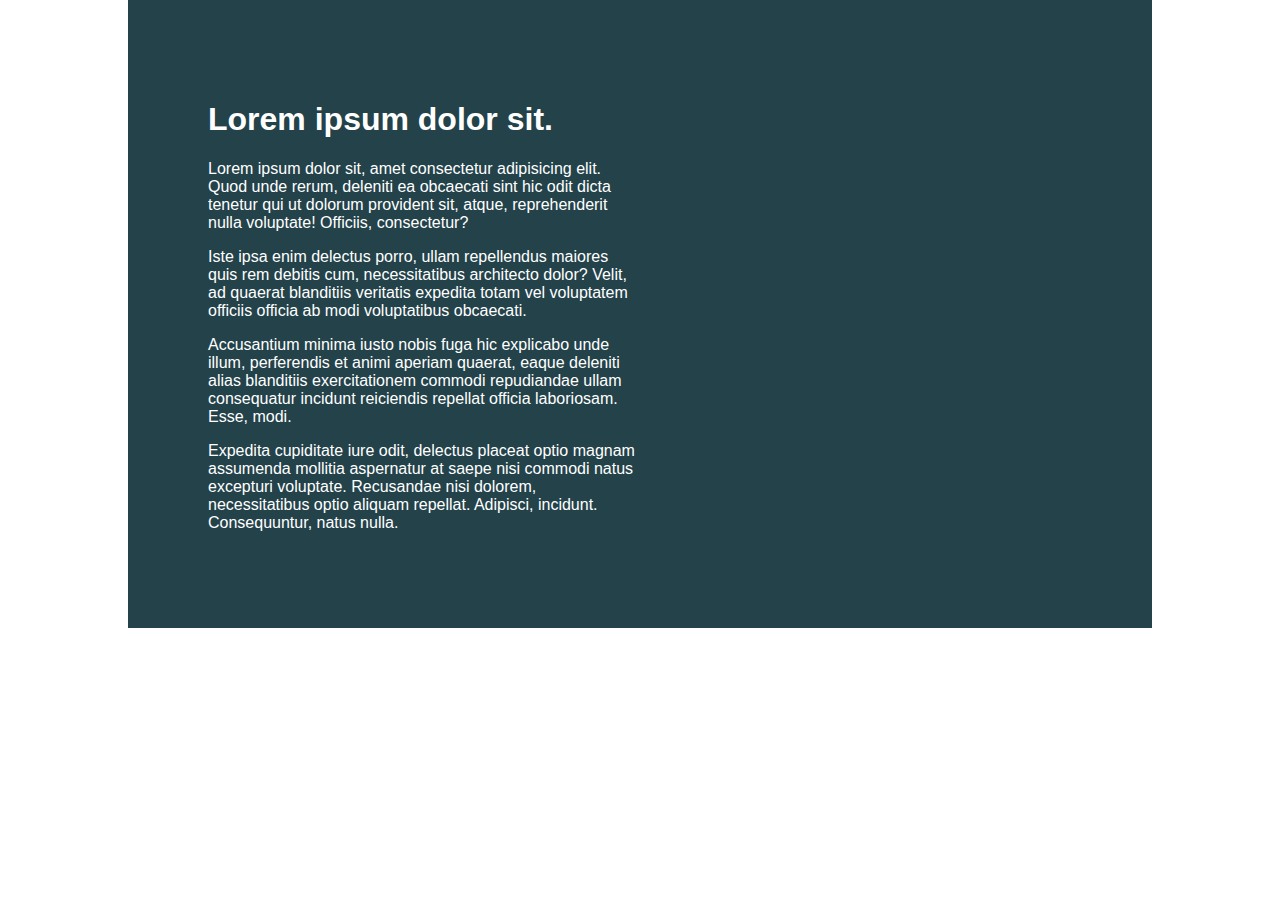
<file: Day 1/index.html>
<!DOCTYPE html>
<html lang="en">

<head>
    <meta charset="UTF-8">
    <meta name="viewport" content="width=device-width, initial-scale=1.0">
    <title>Day 01</title>

    <link rel="stylesheet" href="style.css">
</head>

<body>
    <div class="container">
        <div class="intro-content">
            <h1>Lorem ipsum dolor sit.</h1>
            <p>Lorem ipsum dolor sit, amet consectetur adipisicing elit. Quod unde rerum, deleniti ea obcaecati sint hic
                odit dicta tenetur qui ut dolorum provident sit, atque, reprehenderit nulla voluptate! Officiis,
                consectetur?</p>
            <p>Iste ipsa enim delectus porro, ullam repellendus maiores quis rem debitis cum, necessitatibus architecto
                dolor? Velit, ad quaerat blanditiis veritatis expedita totam vel voluptatem officiis officia ab modi
                voluptatibus obcaecati.</p>
            <p>Accusantium minima iusto nobis fuga hic explicabo unde illum, perferendis et animi aperiam quaerat, eaque
                deleniti alias blanditiis exercitationem commodi repudiandae ullam consequatur incidunt reiciendis
                repellat officia laboriosam. Esse, modi.</p>
            <p>Expedita cupiditate iure odit, delectus placeat optio magnam assumenda mollitia aspernatur at saepe nisi
                commodi natus excepturi voluptate. Recusandae nisi dolorem, necessitatibus optio aliquam repellat.
                Adipisci, incidunt. Consequuntur, natus nulla.</p>
        </div>
    </div>
</body>

</html>
</file>
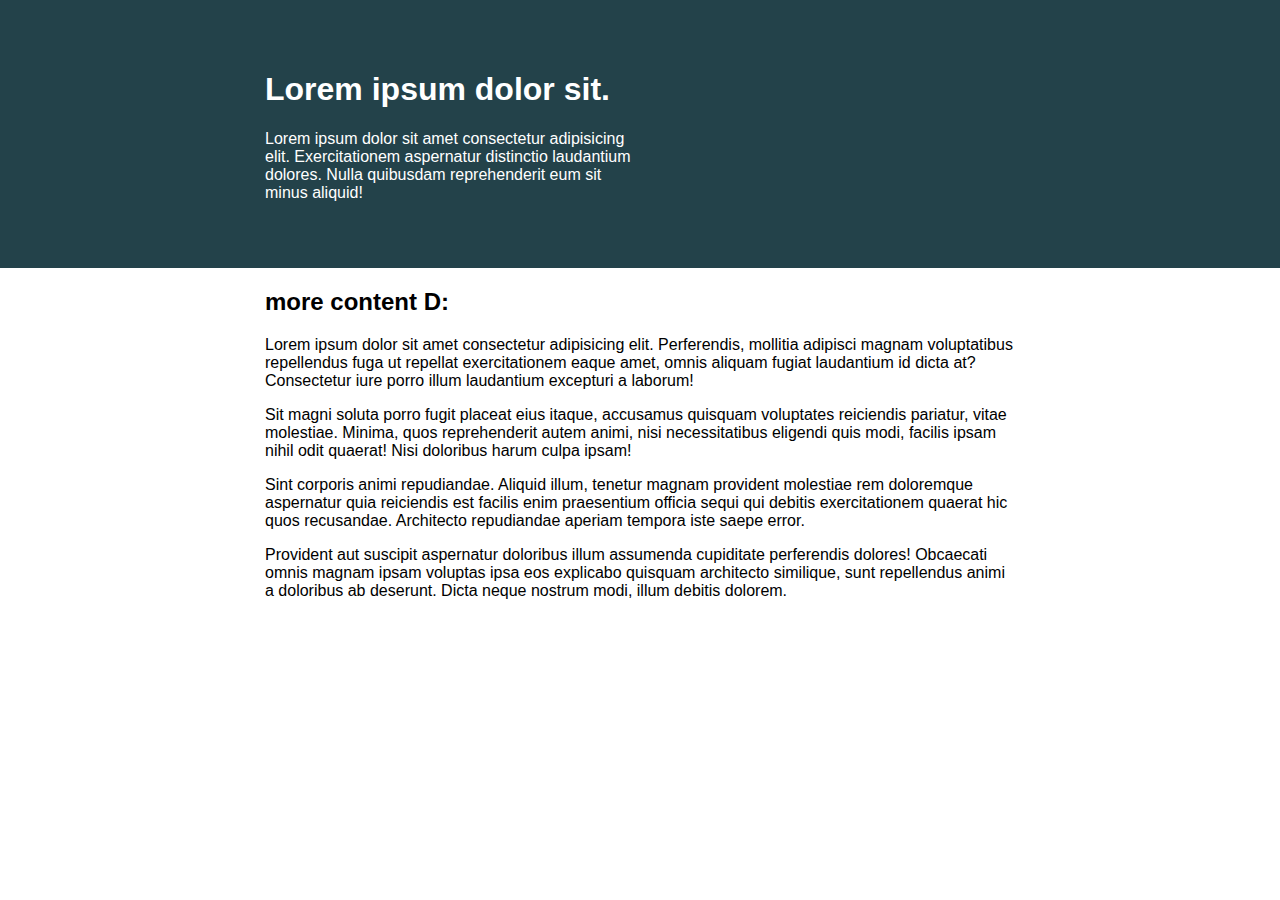
<file: Week 1/Challenge 2/index.html>
<!DOCTYPE html>
<html lang="en">
	<head>
		<meta charset="UTF-8" />
		<meta name="viewport" content="width=device-width, initial-scale=1.0" />
		<title>Day 01</title>

		<link rel="stylesheet" href="style.css" />
	</head>
	<body>
		<div class="intro">
			<div class="container">
				<div class="intro-content">
					<h1>Lorem ipsum dolor sit.</h1>
					<p>
						Lorem ipsum dolor sit amet consectetur adipisicing elit. Exercitationem aspernatur
						distinctio laudantium dolores. Nulla quibusdam reprehenderit eum sit minus aliquid!
					</p>
				</div>
			</div>
		</div>

		<div class="container">
			<h2>more content D:</h2>
			<p>
				Lorem ipsum dolor sit amet consectetur adipisicing elit. Perferendis, mollitia adipisci
				magnam voluptatibus repellendus fuga ut repellat exercitationem eaque amet, omnis aliquam
				fugiat laudantium id dicta at? Consectetur iure porro illum laudantium excepturi a laborum!
			</p>
			<p>
				Sit magni soluta porro fugit placeat eius itaque, accusamus quisquam voluptates reiciendis
				pariatur, vitae molestiae. Minima, quos reprehenderit autem animi, nisi necessitatibus
				eligendi quis modi, facilis ipsam nihil odit quaerat! Nisi doloribus harum culpa ipsam!
			</p>
			<p>
				Sint corporis animi repudiandae. Aliquid illum, tenetur magnam provident molestiae rem
				doloremque aspernatur quia reiciendis est facilis enim praesentium officia sequi qui debitis
				exercitationem quaerat hic quos recusandae. Architecto repudiandae aperiam tempora iste
				saepe error.
			</p>
			<p>
				Provident aut suscipit aspernatur doloribus illum assumenda cupiditate perferendis dolores!
				Obcaecati omnis magnam ipsam voluptas ipsa eos explicabo quisquam architecto similique, sunt
				repellendus animi a doloribus ab deserunt. Dicta neque nostrum modi, illum debitis dolorem.
			</p>
		</div>
	</body>
</html>
</file>
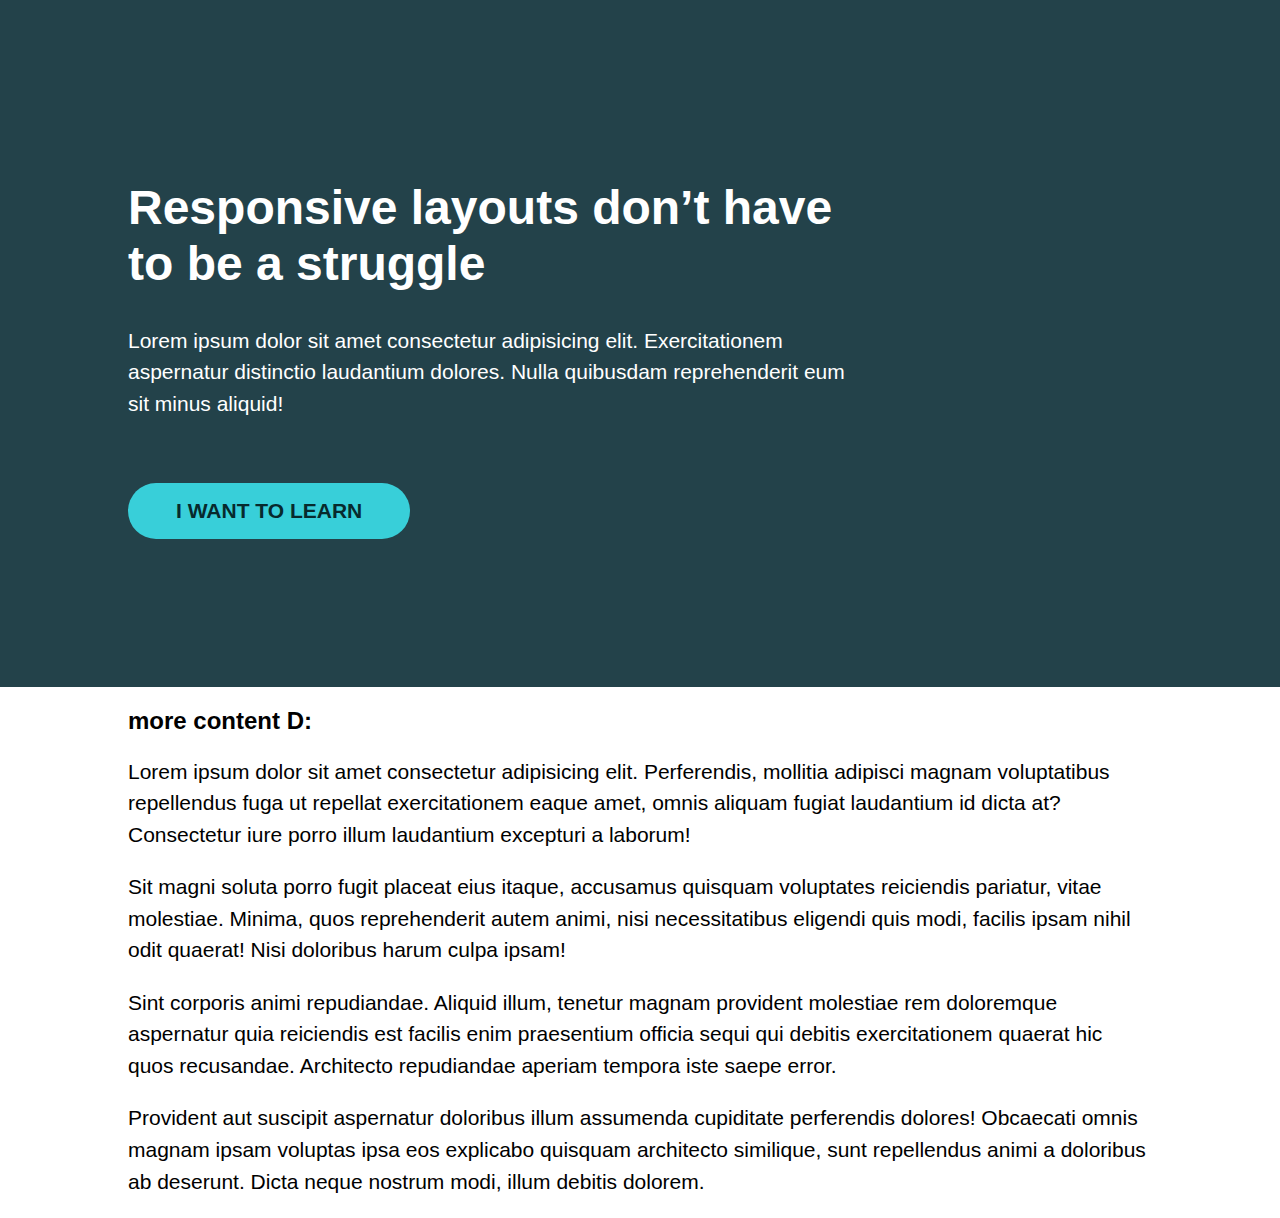
<file: Week 1/Final Challenge/index.html>
<!DOCTYPE html>
<html lang="en">
	<head>
		<meta charset="UTF-8" />
		<meta name="viewport" content="width=device-width, initial-scale=1.0" />
		<title>Day 01</title>

		<link rel="stylesheet" href="style.css" />
	</head>
	<body>
		<div class="intro">
			<div class="container">
				<div class="intro-content">
					<h1>Responsive layouts don’t have to be a struggle</h1>
					<p>
						Lorem ipsum dolor sit amet consectetur adipisicing elit. Exercitationem aspernatur
						distinctio laudantium dolores. Nulla quibusdam reprehenderit eum sit minus aliquid!
					</p>
					<a class="btn">I WANT TO LEARN</a>
				</div>
			</div>
		</div>

		<div class="container">
			<h2>more content D:</h2>
			<p>
				Lorem ipsum dolor sit amet consectetur adipisicing elit. Perferendis, mollitia adipisci
				magnam voluptatibus repellendus fuga ut repellat exercitationem eaque amet, omnis aliquam
				fugiat laudantium id dicta at? Consectetur iure porro illum laudantium excepturi a laborum!
			</p>
			<p>
				Sit magni soluta porro fugit placeat eius itaque, accusamus quisquam voluptates reiciendis
				pariatur, vitae molestiae. Minima, quos reprehenderit autem animi, nisi necessitatibus
				eligendi quis modi, facilis ipsam nihil odit quaerat! Nisi doloribus harum culpa ipsam!
			</p>
			<p>
				Sint corporis animi repudiandae. Aliquid illum, tenetur magnam provident molestiae rem
				doloremque aspernatur quia reiciendis est facilis enim praesentium officia sequi qui debitis
				exercitationem quaerat hic quos recusandae. Architecto repudiandae aperiam tempora iste
				saepe error.
			</p>
			<p>
				Provident aut suscipit aspernatur doloribus illum assumenda cupiditate perferendis dolores!
				Obcaecati omnis magnam ipsam voluptas ipsa eos explicabo quisquam architecto similique, sunt
				repellendus animi a doloribus ab deserunt. Dicta neque nostrum modi, illum debitis dolorem.
			</p>
		</div>
	</body>
</html>
</file>
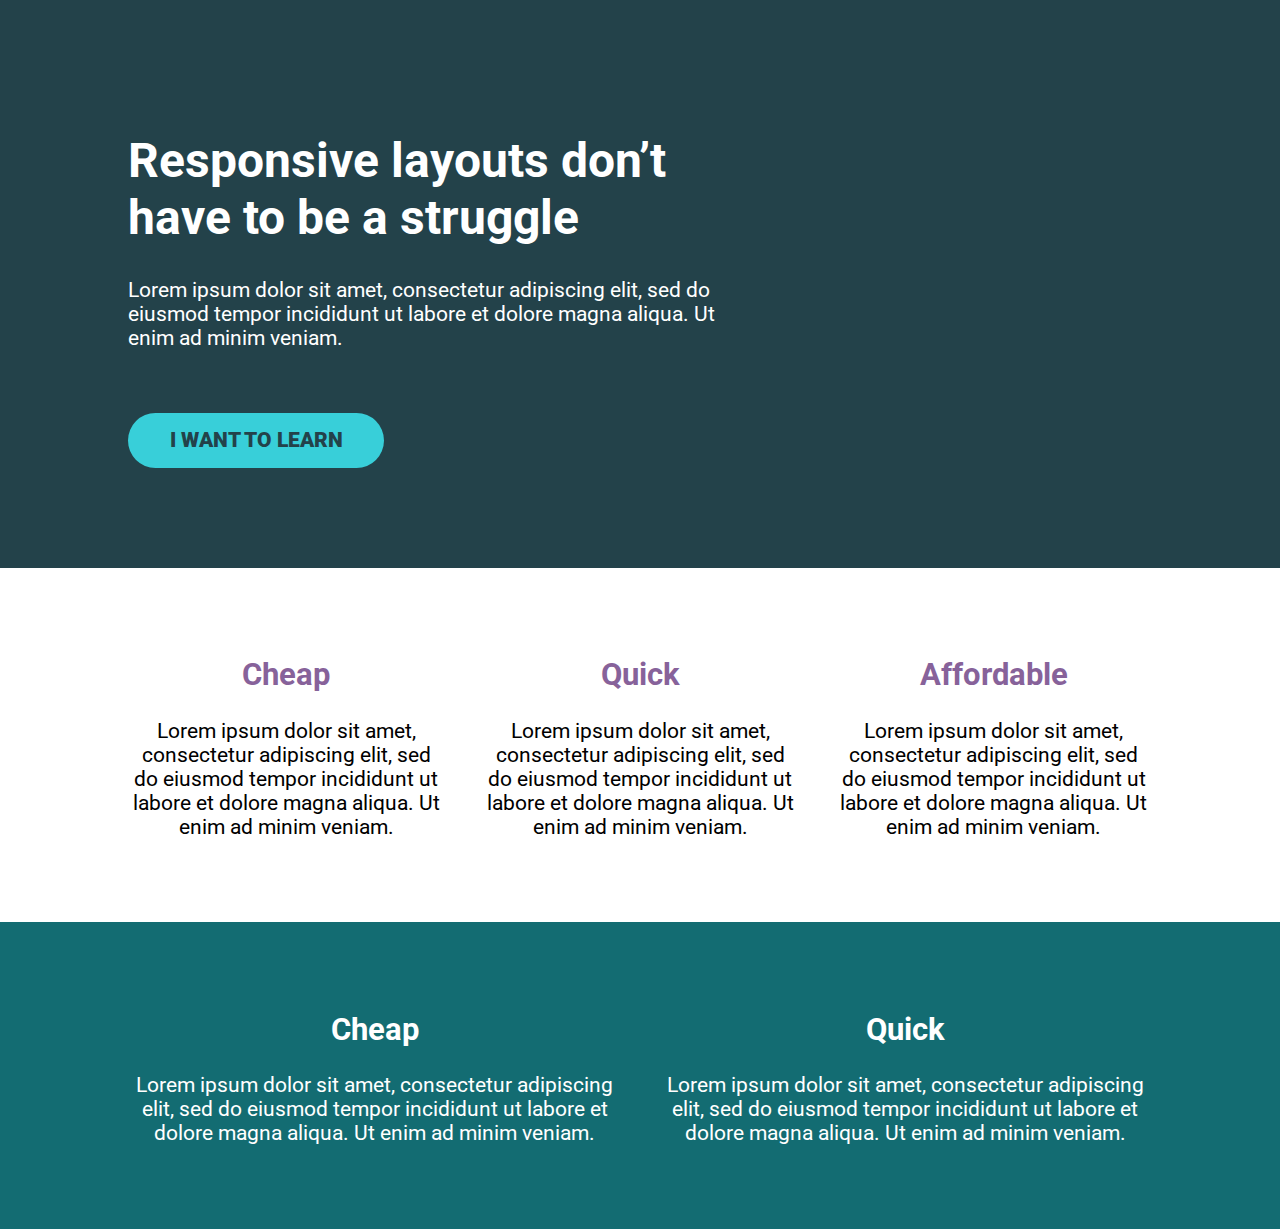
<file: Week 2/02-3 - challenge start/index.html>
<!DOCTYPE html>
<html lang="en">
	<head>
		<meta charset="UTF-8" />
		<meta name="viewport" content="width=device-width, initial-scale=1.0" />
		<title>Challenge time!</title>
		<link
			href="https://fonts.googleapis.com/css2?family=Roboto:wght@400;900&display=swap"
			rel="stylesheet"
		/>
		<link rel="stylesheet" href="style.css" />
	</head>
	<body>
		<div class="hero">
			<div class="container">
				<div class="hero__text">
					<h1>Responsive layouts don’t have to be a struggle</h1>
					<p>
						Lorem ipsum dolor sit amet, consectetur adipiscing elit, sed do eiusmod tempor
						incididunt ut labore et dolore magna aliqua. Ut enim ad minim veniam.
					</p>
					<a href="#" class="btn">I want to learn</a>
				</div>
			</div>
		</div>

		<section class="col-3">
			<div class="container">
				<div class="row">
					<div class="col">
						<h2>Cheap</h2>
						<p>
							Lorem ipsum dolor sit amet, consectetur adipiscing elit, sed do eiusmod tempor
							incididunt ut labore et dolore magna aliqua. Ut enim ad minim veniam.
						</p>
					</div>
					<div class="col">
						<h2>Quick</h2>
						<p>
							Lorem ipsum dolor sit amet, consectetur adipiscing elit, sed do eiusmod tempor
							incididunt ut labore et dolore magna aliqua. Ut enim ad minim veniam.
						</p>
					</div>
					<div class="col">
						<h2>Affordable</h2>
						<p>
							Lorem ipsum dolor sit amet, consectetur adipiscing elit, sed do eiusmod tempor
							incididunt ut labore et dolore magna aliqua. Ut enim ad minim veniam.
						</p>
					</div>
				</div>
			</div>
		</section>

		<section class="col-2">
			<div class="container">
				<div class="row">
					<div class="col">
						<h2>Cheap</h2>
						<p>
							Lorem ipsum dolor sit amet, consectetur adipiscing elit, sed do eiusmod tempor
							incididunt ut labore et dolore magna aliqua. Ut enim ad minim veniam.
						</p>
					</div>
					<div class="col">
						<h2>Quick</h2>
						<p>
							Lorem ipsum dolor sit amet, consectetur adipiscing elit, sed do eiusmod tempor
							incididunt ut labore et dolore magna aliqua. Ut enim ad minim veniam.
						</p>
					</div>
				</div>
			</div>
		</section>
	</body>
</html>
</file>
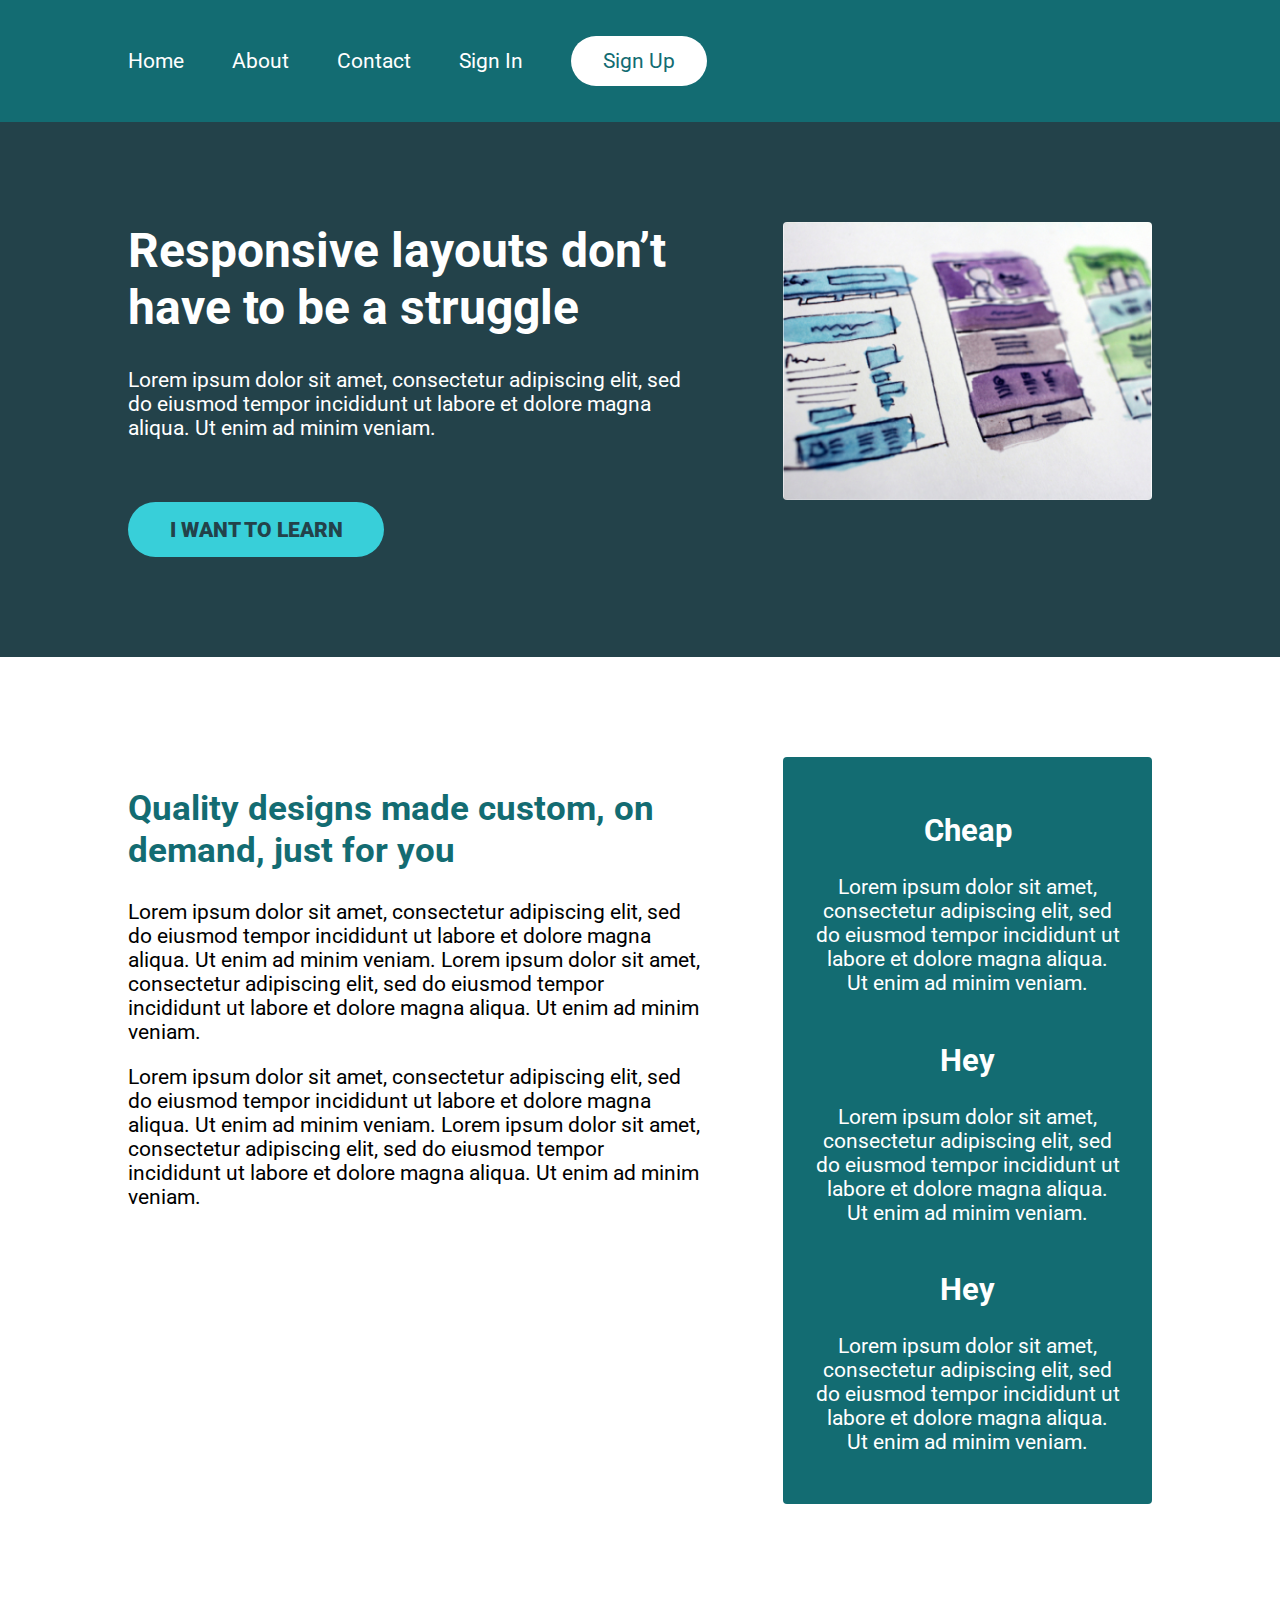
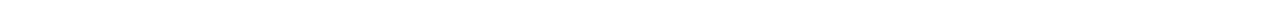
<file: Week 2/02-6 - challenge 2/index.html>
<!DOCTYPE html>
<html lang="en">
	<head>
		<meta charset="UTF-8" />
		<meta name="viewport" content="width=device-width, initial-scale=1.0" />
		<title>Conquering Rsponsive Layouts</title>
		<link
			href="https://fonts.googleapis.com/css2?family=Roboto:wght@400;900&display=swap"
			rel="stylesheet"
		/>
		<link rel="stylesheet" href="style.css" />
	</head>
	<body>
		<nav class="nav">
			<div class="container">
				<ul class="row">
					<li class="list"><a href="#" class="link">Home</a></li>
					<li class="list"><a href="#" class="link">About</a></li>
					<li class="list"><a href="#" class="link">Contact</a></li>
					<li class="list"><a href="#" class="link">Sign In</a></li>
					<li class="list"><a href="#" class="link cta">Sign Up</a></li>
				</ul>
			</div>
		</nav>

		<div class="hero">
			<div class="container row">
				<div class="hero__text">
					<h1>Responsive layouts don’t have to be a struggle</h1>
					<p>
						Lorem ipsum dolor sit amet, consectetur adipiscing elit, sed do eiusmod tempor
						incididunt ut labore et dolore magna aliqua. Ut enim ad minim veniam.
					</p>
					<a href="#" class="btn">I want to learn</a>
				</div>
				<div class="hero__img">
					<img src="img/hero-img.jpg" alt="hero image" />
				</div>
			</div>
		</div>

		<main class="content">
			<div class="container row">
				<div class="left-content col">
					<h2>Quality designs made custom, on demand, just for you</h2>
					<p>
						Lorem ipsum dolor sit amet, consectetur adipiscing elit, sed do eiusmod tempor
						incididunt ut labore et dolore magna aliqua. Ut enim ad minim veniam. Lorem ipsum dolor
						sit amet, consectetur adipiscing elit, sed do eiusmod tempor incididunt ut labore et
						dolore magna aliqua. Ut enim ad minim veniam.
					</p>
					<p>
						Lorem ipsum dolor sit amet, consectetur adipiscing elit, sed do eiusmod tempor
						incididunt ut labore et dolore magna aliqua. Ut enim ad minim veniam. Lorem ipsum dolor
						sit amet, consectetur adipiscing elit, sed do eiusmod tempor incididunt ut labore et
						dolore magna aliqua. Ut enim ad minim veniam.
					</p>
				</div>

				<aside class="right-content col row fd-col">
					<div class="col-item">
						<h2>Cheap</h2>
						<p>
							Lorem ipsum dolor sit amet, consectetur adipiscing elit, sed do eiusmod tempor
							incididunt ut labore et dolore magna aliqua. Ut enim ad minim veniam.
						</p>
					</div>
					<div class="col-item">
						<h2>Hey</h2>
						<p>
							Lorem ipsum dolor sit amet, consectetur adipiscing elit, sed do eiusmod tempor
							incididunt ut labore et dolore magna aliqua. Ut enim ad minim veniam.
						</p>
					</div>
					<div class="col-item">
						<h2>Hey</h2>
						<p>
							Lorem ipsum dolor sit amet, consectetur adipiscing elit, sed do eiusmod tempor
							incididunt ut labore et dolore magna aliqua. Ut enim ad minim veniam.
						</p>
					</div>
				</aside>
			</div>
		</main>
	</body>
</html>
</file>
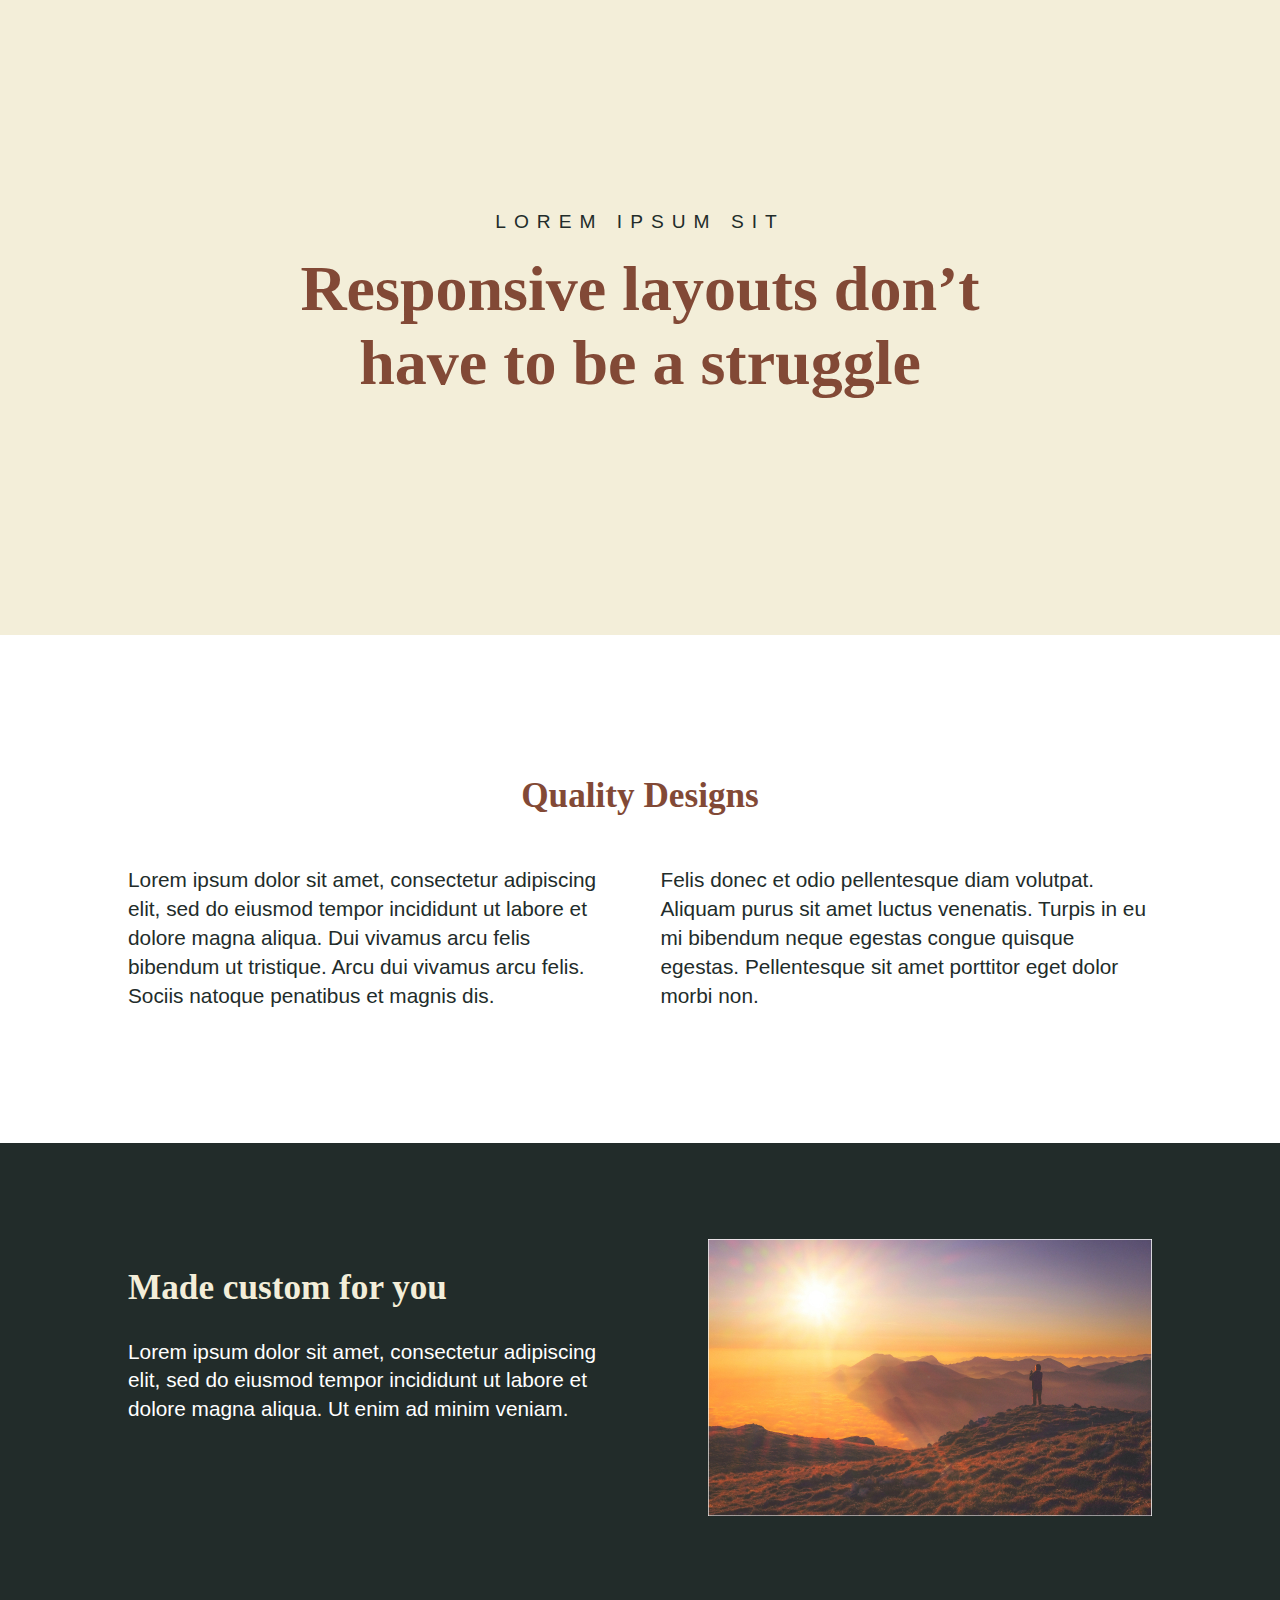
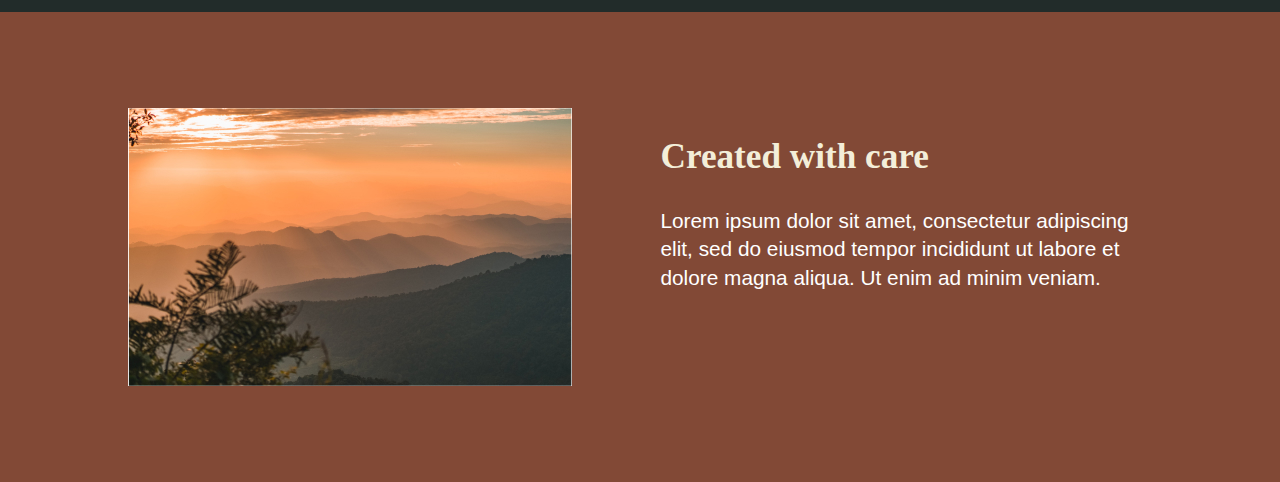
<file: Week 2/flexbox-challenge-4/index.html>
<!DOCTYPE html>
<html lang="en">
	<head>
		<meta charset="UTF-8" />
		<meta http-equiv="X-UA-Compatible" content="IE=edge" />
		<meta name="viewport" content="width=device-width, initial-scale=1.0" />
		<link rel="stylesheet" href="style.css" />
		<title>Flexbox Challenge</title>
	</head>
	<body>
		<!-- HERO -->
		<div class="hero">
			<div class="container d-flex fd-col t-center">
				<h3 class="head3">LOREM IPSUM SIT</h3>
				<h1 class="title">
					Responsive layouts don’t<br />
					have to be a struggle
				</h1>
			</div>
		</div>

		<!-- MAIN -->
		<main class="main">
			<div class="container d-flex fd-col t-center">
				<h2 class="head2">Quality Designs</h2>
				<div class="d-flex space-between main-content">
					<p class="text-content">
						Lorem ipsum dolor sit amet, consectetur adipiscing elit, sed do eiusmod tempor
						incididunt ut labore et dolore magna aliqua. Dui vivamus arcu felis bibendum ut
						tristique. Arcu dui vivamus arcu felis. Sociis natoque penatibus et magnis dis.
					</p>
					<p class="text-content">
						Felis donec et odio pellentesque diam volutpat. Aliquam purus sit amet luctus venenatis.
						Turpis in eu mi bibendum neque egestas congue quisque egestas. Pellentesque sit amet
						porttitor eget dolor morbi non.
					</p>
				</div>
			</div>
		</main>

		<!-- Features -->
		<div class="feature f-content1">
			<div class="container d-flex space-between al-start">
				<div class="f-text">
					<h2 class="head2">Made custom for you</h2>
					<p>
						Lorem ipsum dolor sit amet, consectetur adipiscing elit, sed do eiusmod tempor
						incididunt ut labore et dolore magna aliqua. Ut enim ad minim veniam.
					</p>
				</div>
				<img src="image-01.jpg" alt="image feature" />
			</div>
		</div>

		<!-- F-2 -->
		<div class="feature f-content2">
			<div class="container d-flex space-between al-start">
				<img src="image-02.jpg" alt="image feature" />
				<div class="f-text">
					<h2 class="head2">Created with care</h2>
					<p>
						Lorem ipsum dolor sit amet, consectetur adipiscing elit, sed do eiusmod tempor
						incididunt ut labore et dolore magna aliqua. Ut enim ad minim veniam.
					</p>
				</div>
			</div>
		</div>
	</body>
</html>
</file>
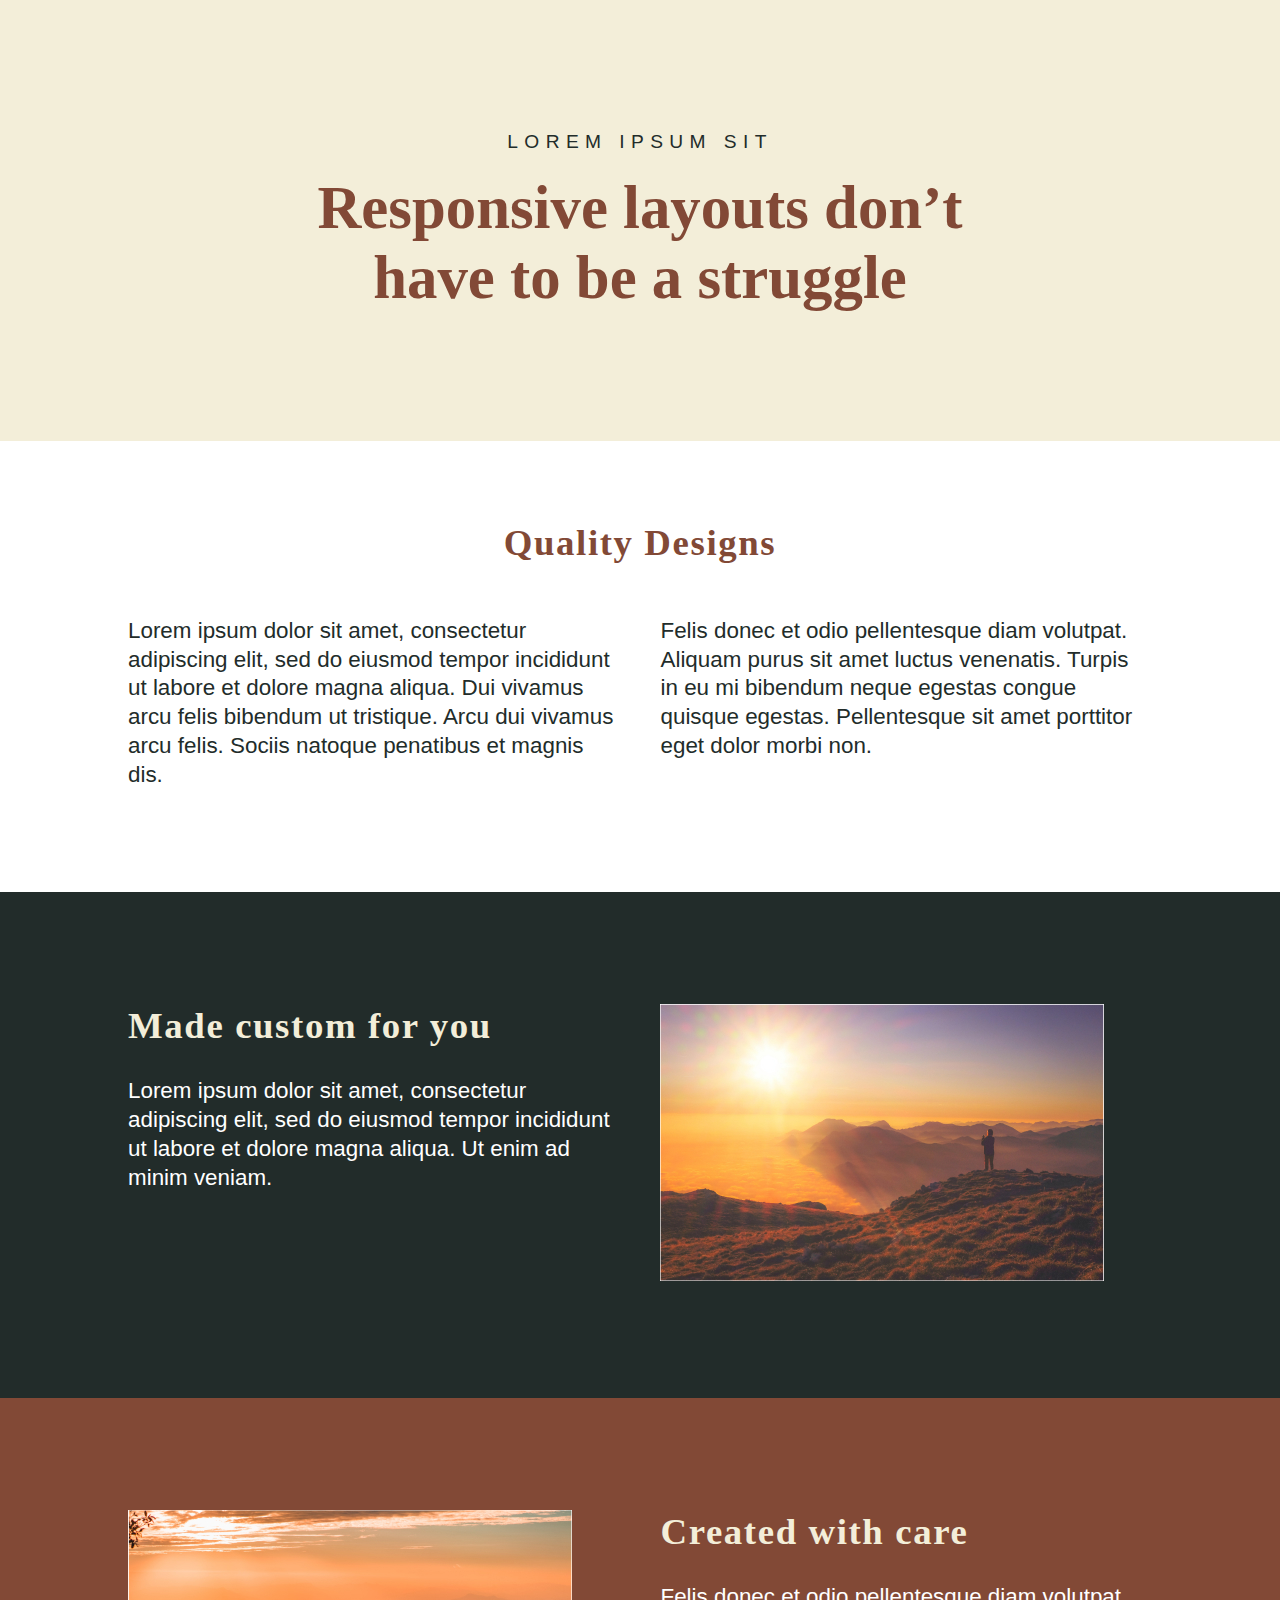
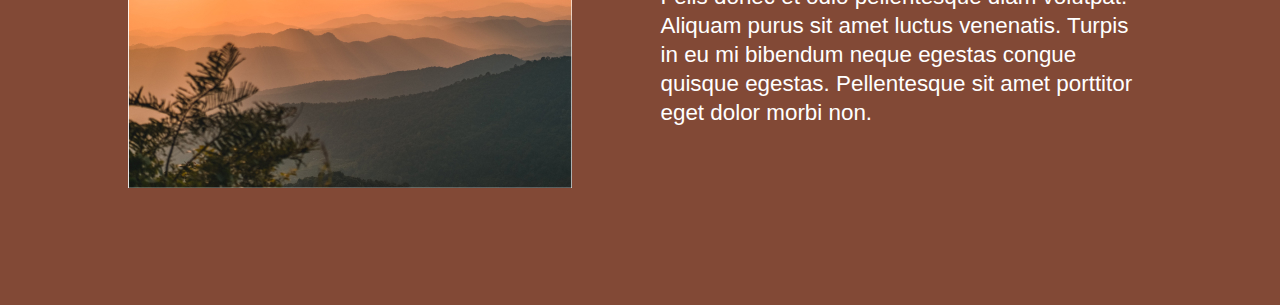
<file: Week 2/html-finished/index.html>
<!DOCTYPE html>
<html lang="en">
	<head>
		<meta charset="UTF-8" />
		<meta name="viewport" content="width=device-width, initial-scale=1.0" />
		<title>Conquering Responsive Layouts</title>
		<link rel="stylesheet" href="style.css" />
	</head>
	<body>
		<!-- INTRO -->
		<section class="intro">
			<div class="container">
				<p class="intro__text">lorem ipsum sit</p>
				<h1 class="intro__title">Responsive layouts don’t <span>have to be a struggle</span></h1>
			</div>
		</section>

		<!-- SECTION 2 -->
		<section class="section-two">
			<div class="container">
				<h2 class="section-title section-title--dark">Quality Designs</h2>
				<div class="row">
					<div class="col">
						<p class="text-dark">
							Lorem ipsum dolor sit amet, consectetur adipiscing elit, sed do eiusmod tempor
							incididunt ut labore et dolore magna aliqua. Dui vivamus arcu felis bibendum ut
							tristique. Arcu dui vivamus arcu felis. Sociis natoque penatibus et magnis dis.
						</p>
					</div>
					<div class="col">
						<p class="text-dark">
							Felis donec et odio pellentesque diam volutpat. Aliquam purus sit amet luctus
							venenatis. Turpis in eu mi bibendum neque egestas congue quisque egestas. Pellentesque
							sit amet porttitor eget dolor morbi non.
						</p>
					</div>
				</div>
			</div>
		</section>

		<!-- SECTION 3 -->
		<section class="section s-three">
			<div class="container row">
				<div class="col">
					<img src="img/image-01.jpg" alt="a sunset over a mountain range" />
				</div>
				<div class="col">
					<h2 class="section-title">Made custom for you</h2>
					<p>
						Lorem ipsum dolor sit amet, consectetur adipiscing elit, sed do eiusmod tempor
						incididunt ut labore et dolore magna aliqua. Ut enim ad minim veniam.
					</p>
				</div>
			</div>
		</section>

		<!-- SECTION 4 -->
		<section class="section s-four">
			<div class="container row">
				<div class="col">
					<img
						src="img/image-02.jpg"
						alt="a sunset over a mountain range with tree branches in the foreground"
					/>
				</div>
				<div class="col">
					<h2 class="section-title">Created with care</h2>
					<p>
						Felis donec et odio pellentesque diam volutpat. Aliquam purus sit amet luctus venenatis.
						Turpis in eu mi bibendum neque egestas congue quisque egestas. Pellentesque sit amet
						porttitor eget dolor morbi non.
					</p>
				</div>
			</div>
		</section>
	</body>
</html>
</file>
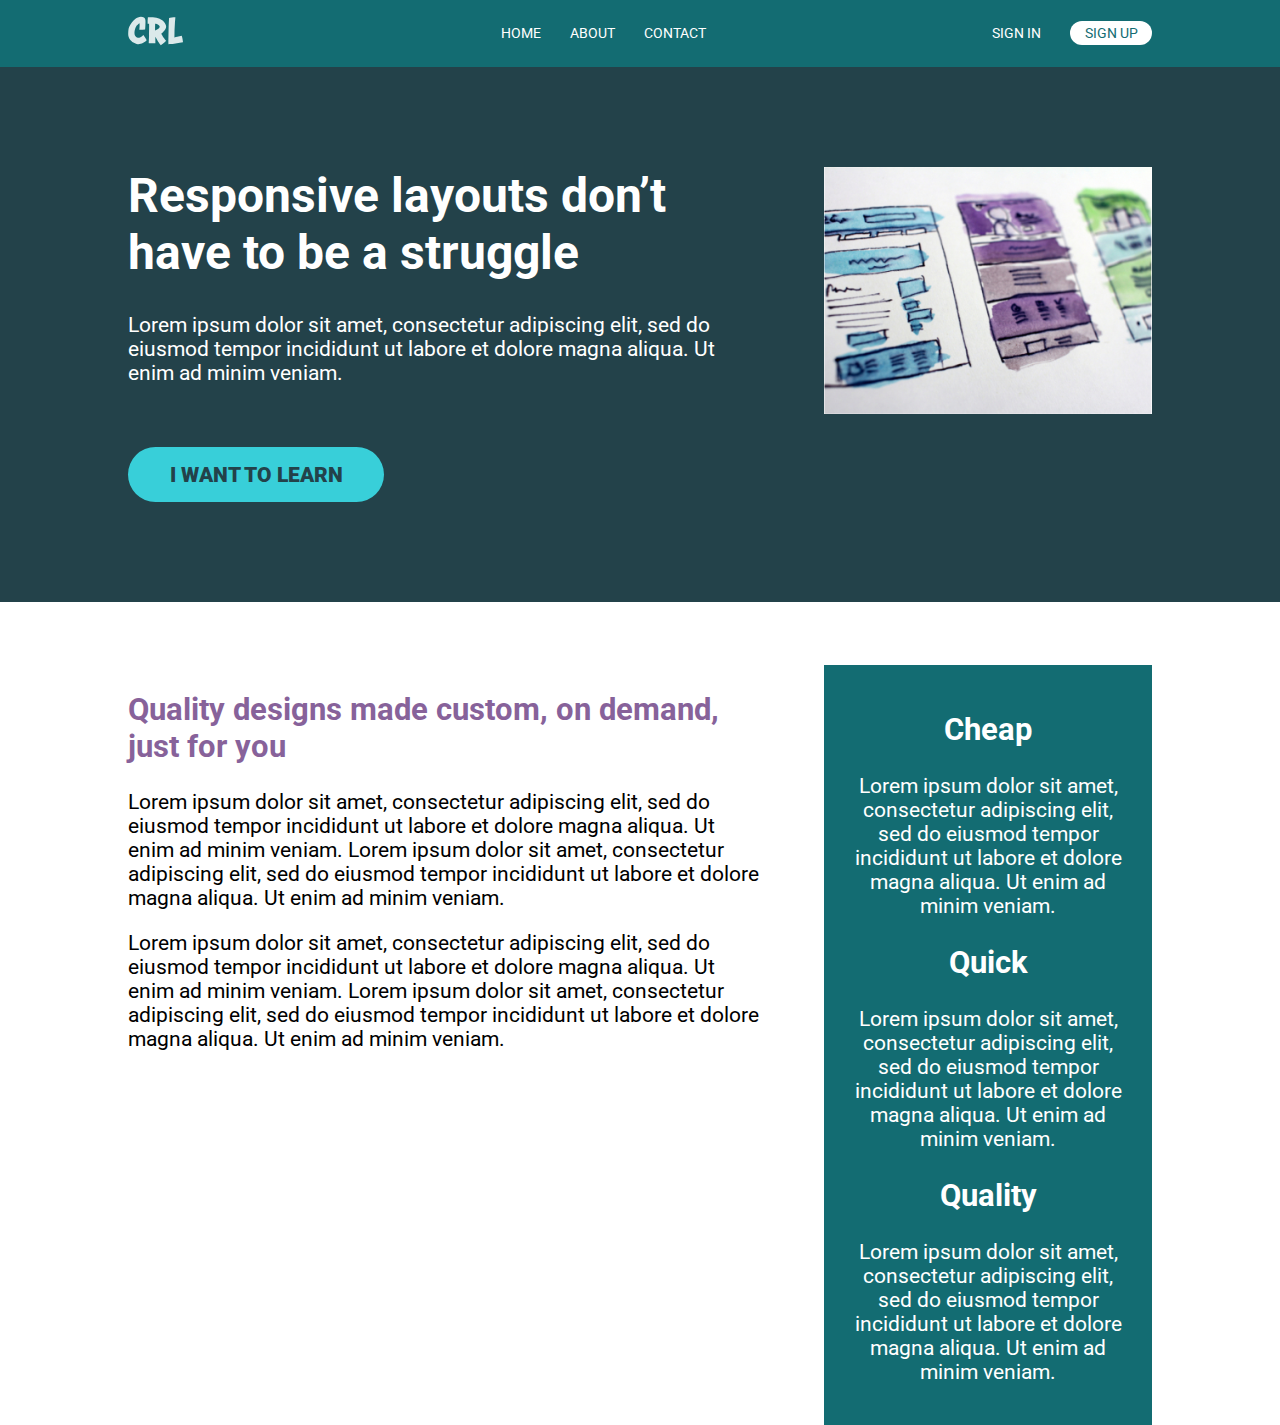
<file: Week 2/nav-challenge/index.html>
<!DOCTYPE html>
<html lang="en">
	<head>
		<meta charset="UTF-8" />
		<meta name="viewport" content="width=device-width, initial-scale=1.0" />
		<title>Conquering Responsive Layouts</title>
		<link
			href="https://fonts.googleapis.com/css2?family=Roboto:wght@400;900&display=swap"
			rel="stylesheet"
		/>
		<link rel="stylesheet" href="style.css" />
	</head>

	<body>
		<!-- Header -->
		<header>
			<div class="container row">
				<a class="logo" href="/"><img src="img/logo.svg" alt="Conquering Responsive Layout" /></a>
				<nav class="nav">
					<ul class="nav__list nav-primary">
						<li class="nav__item"><a href="#" class="nav__link">Home</a></li>
						<li class="nav__item"><a href="#" class="nav__link">About</a></li>
						<li class="nav__item"><a href="#" class="nav__link">Contact</a></li>
					</ul>
					<ul class="nav__list">
						<li class="nav__item"><a href="#" class="nav__link">Sign In</a></li>
						<li class="nav__item"><a href="#" class="nav__link nav__link--button">Sign up</a></li>
					</ul>
				</nav>
			</div>
		</header>

		<!-- Hero Section -->
		<section class="hero">
			<div class="container row">
				<div class="hero__text">
					<h1>Responsive layouts don’t have to be a struggle</h1>
					<p>
						Lorem ipsum dolor sit amet, consectetur adipiscing elit, sed do eiusmod tempor
						incididunt ut labore et dolore magna aliqua. Ut enim ad minim veniam.
					</p>
					<a href="#" class="btn">I want to learn</a>
				</div>
				<img src="img/hero-img.jpg" alt="UX design sketches" class="hero__img" />
			</div>
		</section>

		<!-- Main Content -->
		<main class="main container row">
			<section class="primary-content">
				<h2 class="section-title">Quality designs made custom, on demand, just for you</h2>
				<p>
					Lorem ipsum dolor sit amet, consectetur adipiscing elit, sed do eiusmod tempor incididunt
					ut labore et dolore magna aliqua. Ut enim ad minim veniam. Lorem ipsum dolor sit amet,
					consectetur adipiscing elit, sed do eiusmod tempor incididunt ut labore et dolore magna
					aliqua. Ut enim ad minim veniam.
				</p>
				<p>
					Lorem ipsum dolor sit amet, consectetur adipiscing elit, sed do eiusmod tempor incididunt
					ut labore et dolore magna aliqua. Ut enim ad minim veniam. Lorem ipsum dolor sit amet,
					consectetur adipiscing elit, sed do eiusmod tempor incididunt ut labore et dolore magna
					aliqua. Ut enim ad minim veniam.
				</p>
			</section>
			<aside class="sidebar">
				<h2 class="sidebar-title">Cheap</h2>
				<p>
					Lorem ipsum dolor sit amet, consectetur adipiscing elit, sed do eiusmod tempor incididunt
					ut labore et dolore magna aliqua. Ut enim ad minim veniam.
				</p>

				<h2 class="sidebar-title">Quick</h2>
				<p>
					Lorem ipsum dolor sit amet, consectetur adipiscing elit, sed do eiusmod tempor incididunt
					ut labore et dolore magna aliqua. Ut enim ad minim veniam.
				</p>

				<h2 class="sidebar-title">Quality</h2>
				<p>
					Lorem ipsum dolor sit amet, consectetur adipiscing elit, sed do eiusmod tempor incididunt
					ut labore et dolore magna aliqua. Ut enim ad minim veniam.
				</p>
			</aside>
		</main>
	</body>
</html>
</file>
<file: Day 1/style.css>
/* INSTRUCTIONS
 *
 * 1) Limit the total width of
 *    the .intro-conent to about half
 *    of it's parent
 *
 * 2) Stop the text from overflowing
 *    out the bottom at small screen
 *    widths
 *
 * You may modify the HTML if needed
 *
 */

* {
	box-sizing: border-box;
}

body {
	margin: 0;
	font-family: sans-serif;
}

.container {
	background: #23424a;
	color: white;

	width: 80%;
	margin: 0 auto;

	padding: 5em;
}

.intro-content {
	width: 50%;
}
</file>
<file: Week 1/Challenge 2/style.css>
/* INSTRUCTIONS
 *
 * 1) Keep the text inside .intro-content
 *    in the same place, but have the background
 *    extend from one side of the viewport
 *    to the other, no matter how wide or narrow
 *    the browser is.
 *
 * 2) Limit the maximum width of the text in the
 *    bottom area.
 *
 * You may modify the HTML if needed
 * (you probably should for this challenge)
 *
 */

* {
	box-sizing: border-box;
}

body {
	margin: 0;
	font-family: sans-serif;
}

.container {
	width: 80%;
	max-width: 750px;
	margin: 0 auto;
}

.intro-content {
	width: 50%;
}

.intro {
	background: #23424a;
	color: white;
	padding: 50px 0;
}
</file>
<file: Week 1/Final Challenge/style.css>
/* INSTRUCTIONS
 *
 * 1) Keep the text inside .intro-content
 *    in the same place, but have the background
 *    extend from one side of the viewport
 *    to the other, no matter how wide or narrow
 *    the browser is.
 *
 * 2) Limit the maximum width of the text in the
 *    bottom area.
 *
 * You may modify the HTML if needed
 * (you probably should for this challenge)
 *
 */

* {
	box-sizing: border-box;
	font-family: -apple-system, BlinkMacSystemFont, 'Segoe UI', Roboto, Oxygen, Ubuntu, Cantarell,
		'Open Sans', 'Helvetica Neue', sans-serif;
}

body {
	margin: 0;
	font-family: sans-serif;
}

.container {
	width: 80%;
	max-width: 1440px;
	margin: 0 auto;
}

.intro-content {
	max-width: 720px;
}

.intro {
	background: #23424a;
	color: white;
	padding: 148px 0;
}

.container h1 {
	font-size: 3rem;
	font-weight: 900;
	line-height: 56.31px;
}

.container p {
	font-size: 1.313rem;
	font-weight: 400;
	line-height: 31.54px;
}

.btn {
	display: block;
	margin-top: 3em;
	font-size: 1.313rem;
	padding: 0.7619em 2.285em;
	background-color: #38cfd9;
	width: fit-content;
	border-radius: 40px;
	font-weight: 700;
	color: #072a2d;
	cursor: pointer;
}

.btn:hover {
	opacity: 0.75;
}
</file>
<file: Week 2/02-3 - challenge start/style.css>
/* 
////// For this challenge ///////

- You will have to modify the HTML

- You can add new classes in the HTML
  if you need to

// Requirements
1. The headings in the first row must be
   a different color
2. The two .col at the bottom must go next
   to one another
3. The section at the bottom should have
   a dark background color and a different
   color of text
4. I've removed the "gap" that I created,
   so you'll have to add it back in

   */

*,
*::before,
*::after {
	box-sizing: border-box;
}

body {
	margin: 0;
	font-family: 'Roboto', sans-serif;
	font-size: 1.3rem;
}

h1 {
	font-size: 3rem;
}

.container {
	width: 80%;
	max-width: 1100px;
	margin: 0 auto;
}

.row {
	/* display: flex => flex container */
	display: flex;

	/* can't use yet */
	/* gap: 100px; */
}

.col {
	/* these are now flex items */
	width: 100%;
	/* text-align: center; */
}

.hero {
	padding: 100px 0;
	background-color: #23424a;
	color: #fff;
}

.col-3 {
	text-align: center;
	margin: 3em 0;
}

.col + .col {
	margin-left: 1.8em;
}

.col-3 h2 {
	color: #87629a;
}

.col-2 {
	text-align: center;
	padding: 3em 0;
	background-color: #136c72;
	color: #fff;
}

.hero__text {
	width: 60%;
}

.hero p {
	margin-bottom: 3em;
}

.btn {
	display: inline-block;
	text-decoration: none;
	text-transform: uppercase;
	color: #23424a;
	font-weight: 900;
	background-color: #38cfd9;
	padding: 0.75em 2em;
	border-radius: 100px;
}

.btn:hover,
.btn:focus {
	opacity: 0.75;
}
</file>
<file: Week 2/02-6 - challenge 2/style.css>
/* 
////// For this challenge ///////

- All text is in the text.md file

// Requirements
1. Refer to the design specs for the
   overall layout 
2. The image should line up with
   the sidebar in the section
   below

*/

*,
*::before,
*::after {
	box-sizing: border-box;
}

body {
	margin: 0;
	font-family: 'Roboto', sans-serif;
	font-size: 1.3rem;
}

img {
	max-width: 100%;
	border-radius: 4px;
}

h1 {
	font-size: 3rem;
	margin-top: 0;
}

.container {
	width: 80%;
	max-width: 1100px;
	margin: 0 auto;
}

.row {
	/* display: flex => flex container */
	display: flex;
	justify-content: space-between;

	/* can't use yet */
	/* gap: 100px; */
}

.col {
	/* these are now flex items */
	width: 100%;
}

.fd-col {
	flex-direction: column;
	justify-content: space-between;
}

.col + .col {
	margin-left: 30px;
}

.hero {
	padding: 100px 0;
	background-color: #23424a;
	color: #fff;
}

.hero__text {
	width: 56%;
}

.hero__img {
	width: 36%;
	align-self: flex-start;
	display: flex;
	justify-content: flex-end;
}

.hero p {
	margin-bottom: 3em;
}

.content {
	padding: 100px 0;
}

.left-content {
	width: 56%;
}

.left-content h2 {
	font-size: 2.2rem;
	color: #136c72;
}

.right-content {
	width: 36%;
	background-color: #136c72;
	color: #fff;
	text-align: center;
	padding: 1.4em 1.5em;
	border-radius: 4px;
}

.nav {
	background-color: #136c72;
	margin: 0;
	padding: 28px 0;
}

ul.row {
	list-style-type: none;
	padding: 0;
	justify-content: flex-start;
	/* justify-content: space-between; */
}

.list + .list {
	margin-left: 3rem;
}

.link {
	color: #fff;
	text-decoration: none;
}

.cta {
	background-color: #fff;
	color: #136c72;
	padding: 0.8rem 2rem;
	border-radius: 3rem;
}

.cta:hover {
	opacity: 0.5;
}

.btn {
	display: inline-block;
	text-decoration: none;
	text-transform: uppercase;
	color: #23424a;
	font-weight: 900;
	background-color: #38cfd9;
	padding: 0.75em 2em;
	border-radius: 100px;
}

.btn:hover,
.btn:focus {
	opacity: 0.75;
}
</file>
<file: Week 2/flexbox-challenge-4/style.css>
*,
*::before,
*::after {
	box-sizing: border-box;
}

body {
	margin: 0;
	font-family: 'Roboto', sans-serif;
	font-size: 1.3rem;
}

img {
	max-width: 100%;
}

h1 {
	font-size: 3rem;
	margin-top: 0;
}

.container {
	width: 80%;
	max-width: 1100px;
	margin: 0 auto;
}

.d-flex {
	display: flex;
}

.fd-col {
	flex-direction: column;
}

.t-center {
	align-items: center;
}

.hero {
	padding: 12rem 0;
	background-color: #f3eed9;
}

.head3 {
	color: #222c2a;
	font-size: 1.2rem;
	font-weight: 400;
	letter-spacing: 0.5rem;
}

.title {
	color: #824936;
	font-family: 'Playfair Display';
	font-weight: 800;
	font-size: 4rem;
	text-align: center;
}

.main {
	padding: 7rem 0;
}

.head2 {
	color: #824936;
	font-family: 'Playfair Display';
	font-weight: 800;
	font-size: 2.2rem;
}

.space-between {
	justify-content: space-between;
}

.al-start {
	align-items: flex-start;
}

.main-content {
	color: #222c2a;
}

.text-content {
	width: 48%;
}

p {
	font-size: 1.3rem;
	line-height: 1.8rem;
	font-weight: 400;
}

.feature {
	padding: 6rem 0;
}

.feature {
	background-color: #222c2a;
	color: #fff;
}

.feature .head2 {
	color: #f3eed9;
}

.f-text {
	width: 48%;
}

.f-content2 {
	background-color: #824936;
}
</file>
<file: Week 2/html-finished/style.css>
*,
*::before,
*::after {
	box-sizing: border-box;
}

body {
	margin: 0;
	font-family: 'Roboto', sans-serif;
	font-size: 1.3rem;
}

img {
	max-width: 100%;
}

h1 {
	font-size: 3rem;
}

p {
	font-size: 1.4rem;
	color: #fff;
	line-height: 1.8rem;
}

.container {
	width: 80%;
	max-width: 1100px;
	margin: 0 auto;
}

p.text-dark {
	color: #222c2a;
}

/* INTRO */
.intro {
	padding: 8rem 0;
	background-color: #f3eed9;
	text-align: center;
}

.intro__text {
	letter-spacing: 0.4rem;
	text-transform: uppercase;
	font-weight: 300;
	margin: 0;
	margin-bottom: 1rem;
	font-size: 1.2rem;
	color: #222c2a;
}

.intro__title {
	font-family: 'Playfair Display';
	font-size: 3rem;
	font-weight: 800;
	margin: 0;
	color: #824936;
}

/* SECTIONS */
.section {
	padding: 7rem 0;
}

.row {
	display: flex;
	flex-direction: column;
	align-items: center;
	text-align: justify;
}

.section-title {
	text-align: center;
	font-family: 'Playfair Display';
	font-size: 2.3rem;
	font-weight: 800;
	letter-spacing: 0.1rem;
	color: #f3eed9;
}

.section-title--dark {
	color: #824936;
}

/* SECTION 2 */
.section-two {
	padding: 5rem 0;
}

/* SECTION 3 */
.s-three {
	background-color: #222c2a;
}

/* SECTION 4 */
.s-four {
	background-color: #824936;
}

/* 900px or Bigger */
@media (min-width: 1000px) {
	/* INTRO */
	.intro__title {
		font-size: 3.8rem;
	}

	span {
		display: block;
	}

	/* SECTIONS */
	.row {
		flex-direction: row;
		justify-content: space-between;
		align-items: flex-start;
		text-align: start;
	}

	.col {
		width: 48%;
	}

	.section-title {
		margin-top: 0;
		text-align: start;
	}

	.s-three .row {
		flex-direction: row-reverse;
	}

	.section-title--dark {
		text-align: center;
	}
}
</file>
<file: Week 2/nav-challenge/style.css>
/* 
////// For this challenge ///////

- All text is in the text.md file

// Requirements
   1. Get all the navigation items next to one another
   2. Add a space between all the items
*/

*,
*::before,
*::after {
	box-sizing: border-box;
}

body {
	margin: 0;
	font-family: 'Roboto', sans-serif;
	font-size: 1.3rem;
}

img {
	max-width: 100%;
}

h1 {
	font-size: 3rem;
	margin-top: 0;
}

.section-title {
	color: #87629a;
}

.btn {
	display: inline-block;
	text-decoration: none;
	text-transform: uppercase;
	color: #23424a;
	font-weight: 900;
	background-color: #38cfd9;
	padding: 0.75em 2em;
	border-radius: 100px;
}

.btn:hover,
.btn:focus {
	opacity: 0.75;
}

.container {
	width: 80%;
	max-width: 1100px;
	margin: 0 auto;
}

.row {
	display: flex;
	justify-content: space-between;
}

.col {
	/* these are now flex items */
	width: 100%;
}

.col + .col {
	margin-left: 30px;
}

.logo {
	margin-right: 2rem;
}

header {
	background: #136c72;
	padding: 0.5em 0;
}

header > .container.row {
	align-items: center;
}

.nav {
	display: flex;
	justify-content: space-between;
	flex-grow: 1;
	flex-shrink: 1;
	align-items: center;
}

.nav__list {
	display: flex;
	margin: 0;
	padding: 1em 0;
	list-style: none;
	font-size: 0.9rem;
}

.nav-primary {
	margin: 0 auto;
}

.nav__item + .nav__item {
	margin-left: 2em;
}

.nav__link {
	color: #fff;
	text-decoration: none;
	text-transform: uppercase;
}

.nav__link--button {
	background: #fff;
	color: #136c72;
	padding: 0.25em 1em;
	border-radius: 10em;
}

.nav__link:hover {
	opacity: 0.75;
}

.hero {
	padding: 100px 0;
	background-color: #23424a;
	color: #fff;
}

.hero__text {
	width: 62%;
}

.hero__img {
	width: 32%;
	align-self: flex-start;
}

.hero p {
	margin-bottom: 3em;
}

.main {
	margin-top: 3em;
}

.primary-content {
	width: 62%;
}

.sidebar {
	width: 32%;
	padding: 1em;
	text-align: center;
	color: #fff;
	background-color: #136c72;
}
</file>
